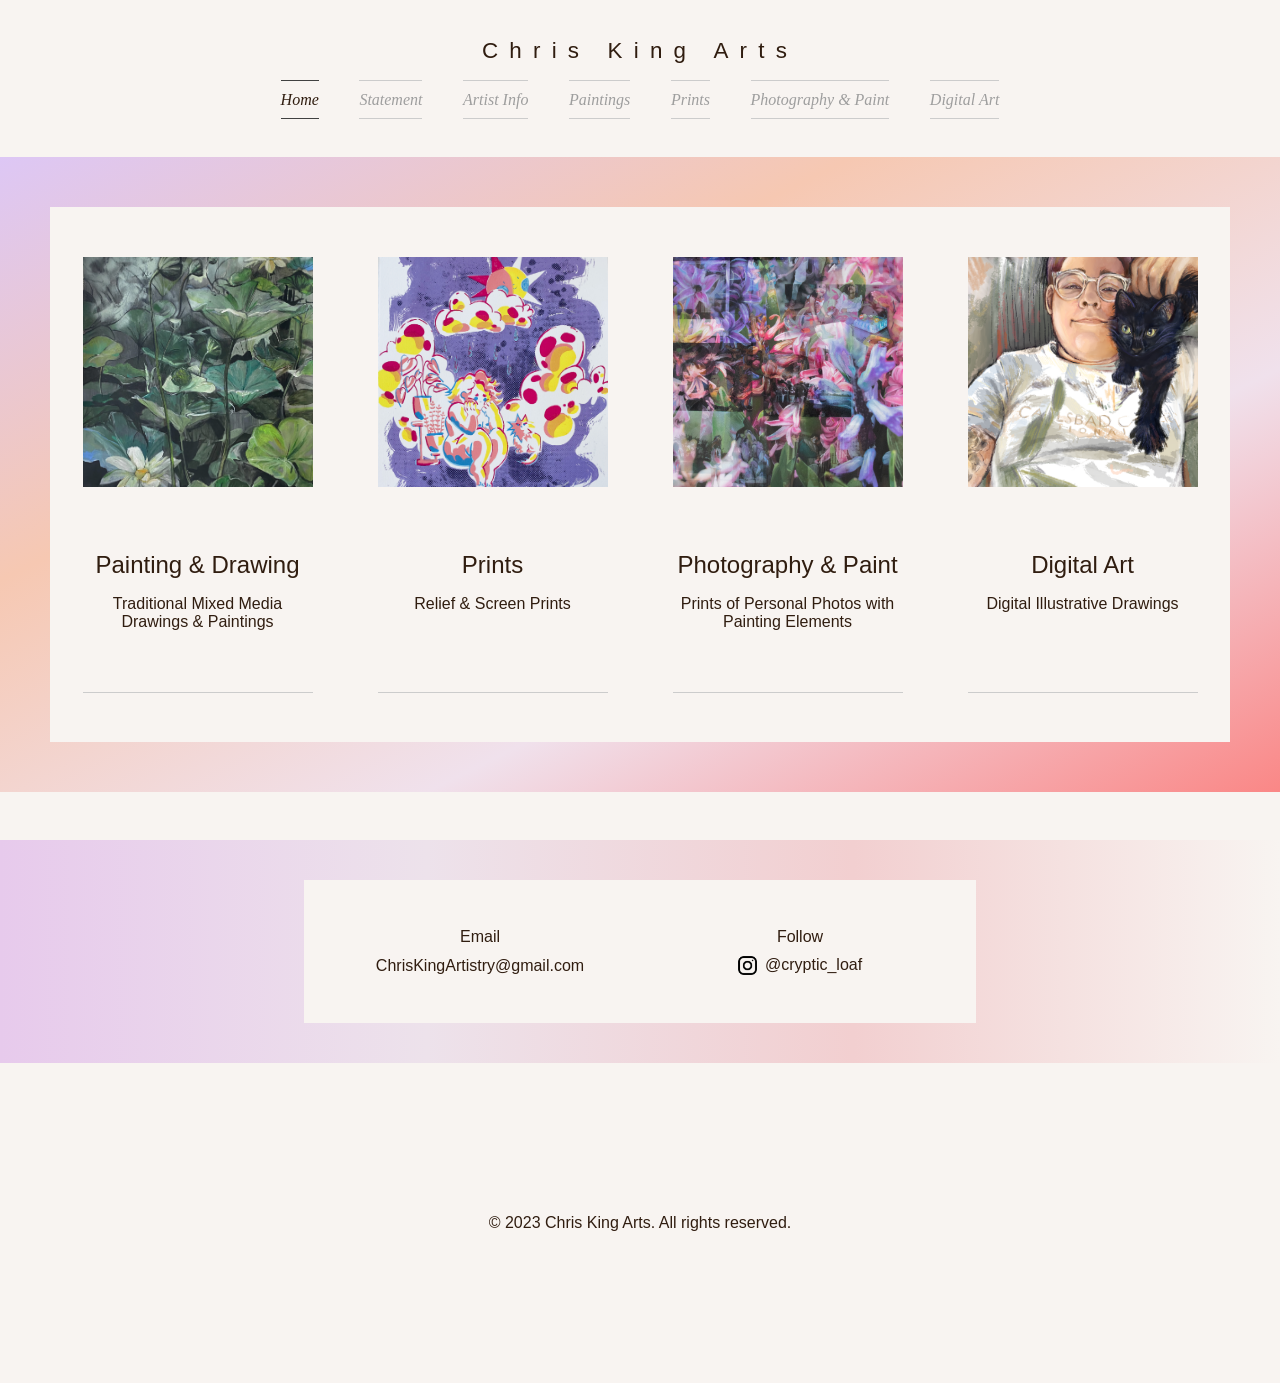
<file: index.html>
<!DOCTYPE html>
<html lang="en">
<head>
    <meta charset="UTF-8">
    <meta name="viewport" content="width=device-width, initial-scale=1.0">

    <title>Home | Chris King Arts</title>
    <link rel="icon" href="images/icons/CK-Logo-Clear-Background-png.png" type="image/x-icon">
    <link rel="stylesheet" href="css/styles.css">
    <link rel="stylesheet" href="css/base.css">
</head>
<body>
    
    <header id="header-temp"></header>

    <section class="main-border">
        <main>
            <a href="paintings.html">
                <img src="images/paintings/You-are-okay-2021-20x30-Gouache-Ink-Charcoal-Watercolor-Paper.jpg" alt="You are okay 2021 20x30 Gouache Ink Charcoal Watercolor Paper">
                <div>
                    <h2>Painting & Drawing</h2>
                    <p>Traditional Mixed Media Drawings & Paintings</p>
                </div>
            </a>
            <a href="prints.html">
                <img src="images/prints/Take-Care-2022-11x14-Screenprint-BFK-Paper-1-copy.jpg" alt="Take Care 2022 11x14 Screenprint BFK Paper">
                <div>
                    <h2>Prints</h2>
                    <p>Relief & Screen Prints</p>
                </div>
            </a>
            <a href="photography-paint.html">
                <img src="images/photos/Dear-Mom-2022-20x30-Photography-Gouache-DASS-BFK-Paper.jpg" alt="Dear Mom 2022 20x30 Photography Gouache DASS BFK Paper">
                <div>
                    <h2>Photography & Paint</h2>
                    <p>Prints of Personal Photos with Painting Elements</p>
                </div>
            </a>
            <a href="digital-art.html">
                <img src="images/digital-art/Sam-Portrait-with-Cat-Nyx.png" alt="Sam Portrait with Cat Nyx">
                <div>
                    <h2>Digital Art</h2>
                    <p>Digital Illustrative Drawings</p>
                </div>
            </a>
        </main>
    </section>

    <footer id="footer-temp"></footer>

</body>

<script src="js/base.js" type="module"></script>
<script src="js/menu.js" defer></script>

</html>
</file>
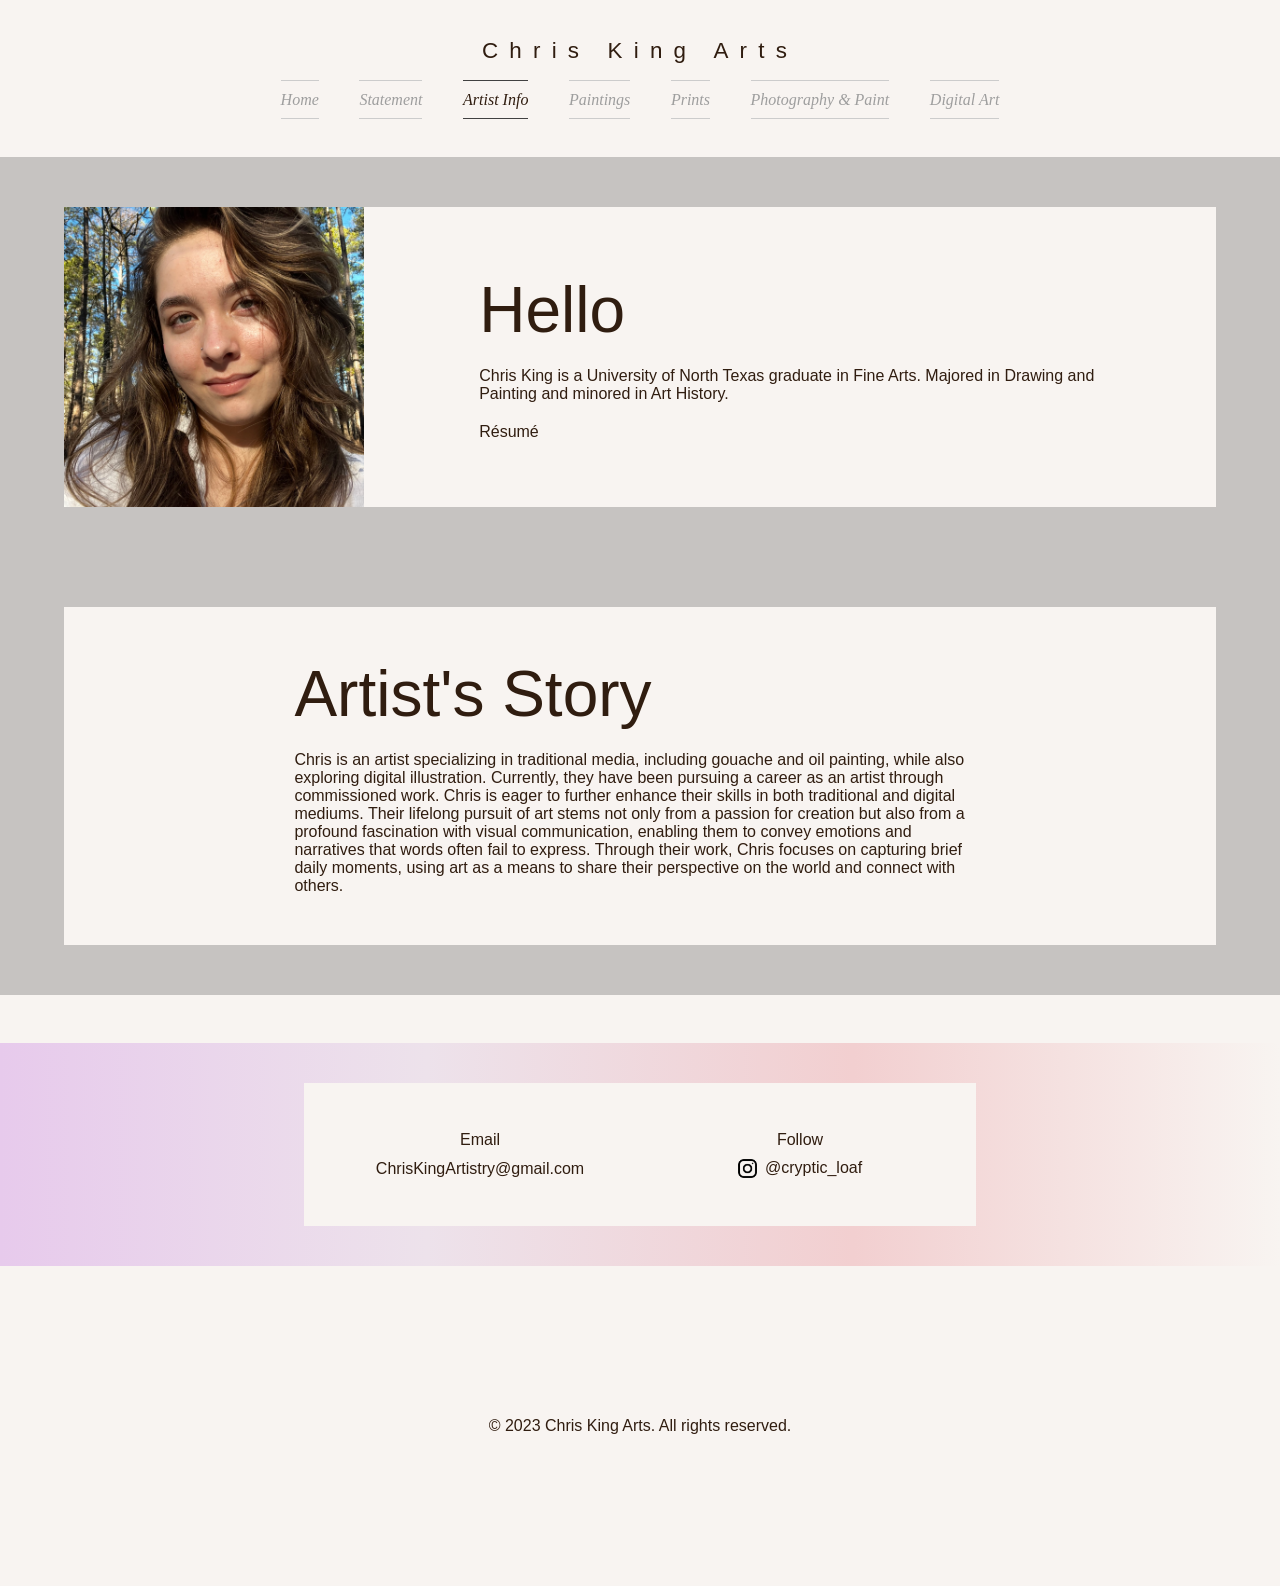
<file: artist-info.html>
<!DOCTYPE html>
<html lang="en">
<head>
    <meta charset="UTF-8">
    <meta name="viewport" content="width=device-width, initial-scale=1.0">

    <title>Artist Info | Chris King Arts</title>
    <link rel="icon" href="images/icons/CK-Logo-Clear-Background-png.png" type="image/x-icon">
    <link rel="stylesheet" href="css/artist-info.css">
    <link rel="stylesheet" href="css/base.css">
</head>
<body>
    
    <header id="header-temp"></header>

    <main>
        <section class="introduction">
            <img src="images/artist-info/Resume-Self-Pic.jpg" alt="Chris King Self Portrait">
            <div>
                <h1>Hello</h1>
                <p>
                    Chris King is a University of North Texas graduate in Fine Arts. 
                    Majored in Drawing and Painting and minored in Art History.
                </p>
                <a href="images/artist-info/Art-Resume-2026.pdf" target="_blank">Résumé</a>
            </div>
        </section>
        <section class="story">
            <h1>Artist's Story</h1>
            <p>
                Chris is an artist specializing in traditional media, 
                including gouache and oil painting, while also exploring digital 
                illustration. Currently, they have been pursuing a career as 
                an artist through commissioned work. Chris is eager to further 
                enhance their skills in both traditional and digital mediums. 
                Their lifelong pursuit of art stems not only from a passion for 
                creation but also from a profound fascination with visual communication, 
                enabling them to convey emotions and narratives that words 
                often fail to express. Through their work, Chris focuses on capturing 
                brief daily moments, using art as a means to share their perspective on 
                the world and connect with others.
            </p>
        </section>
    </main>

    <footer id="footer-temp"></footer>

</body>

<script src="js/base.js" type="module"></script>
<script src="js/menu.js" defer></script>

</html>
</file>
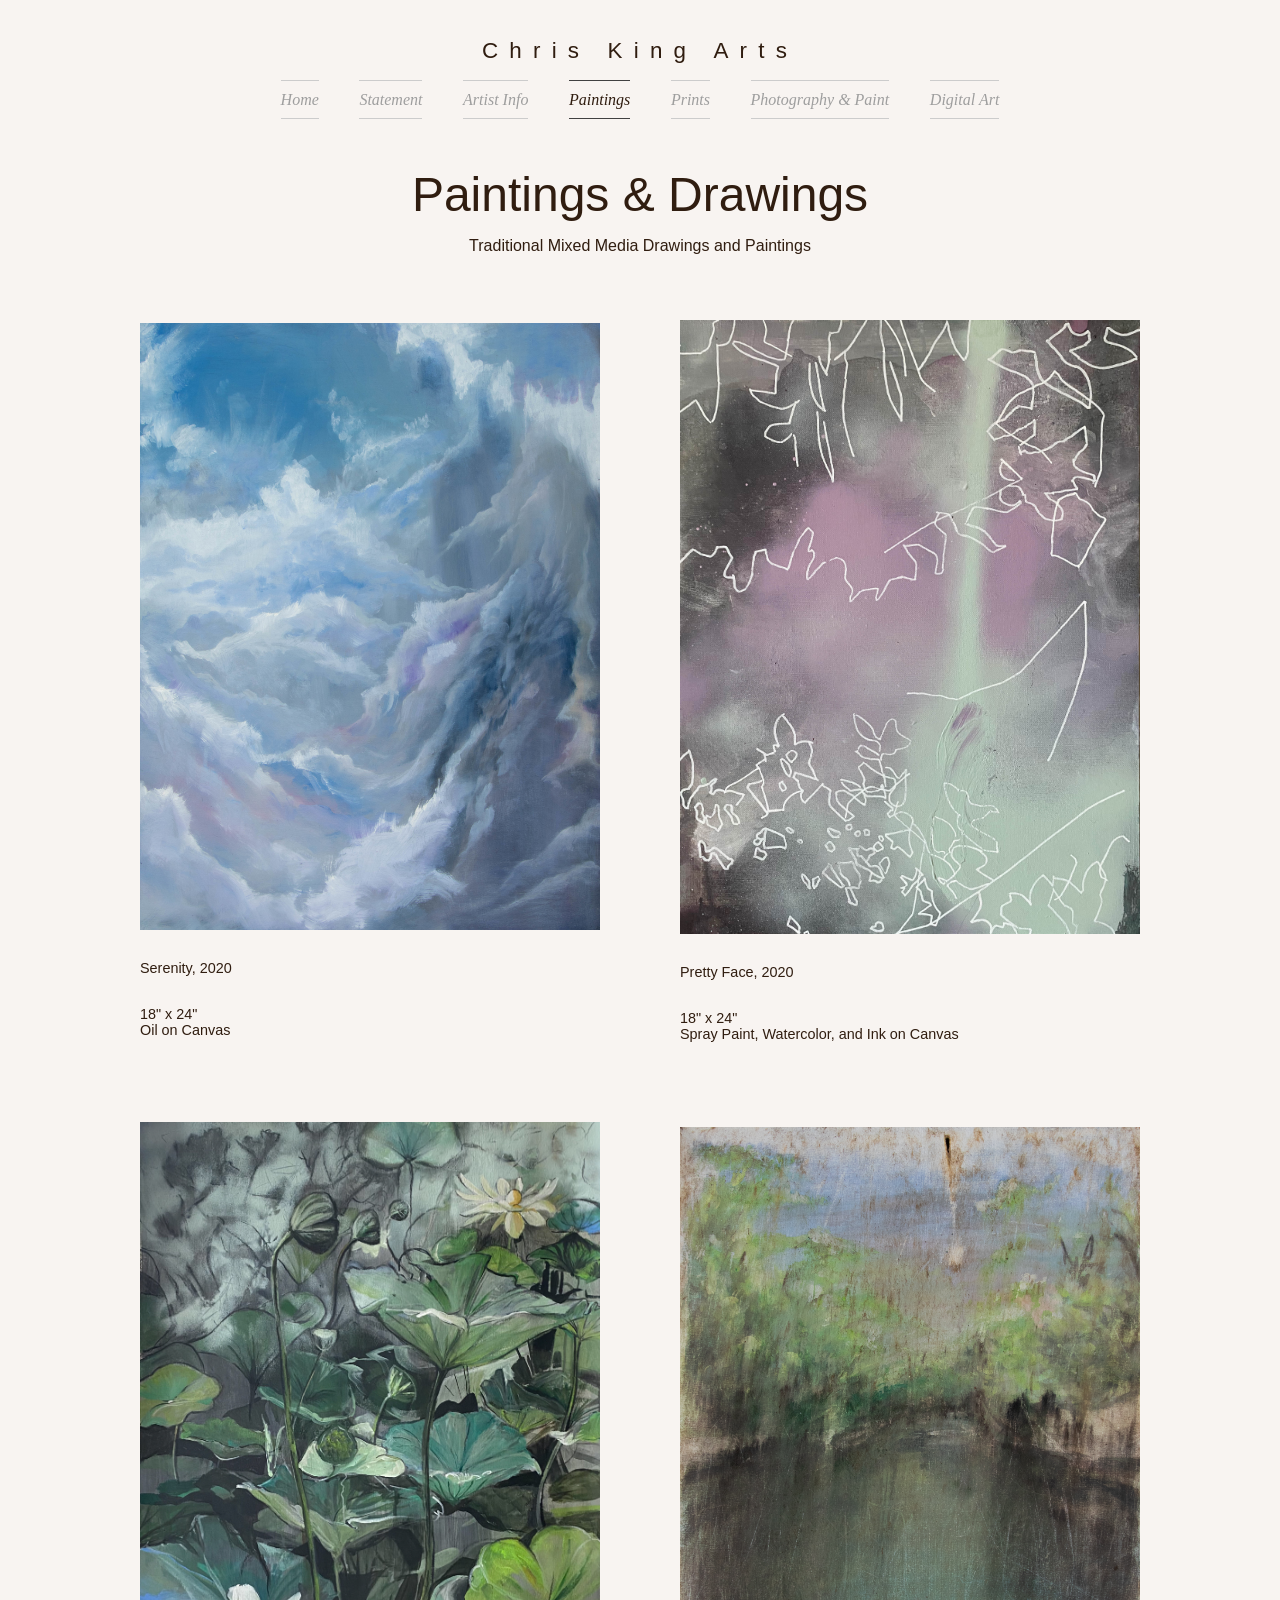
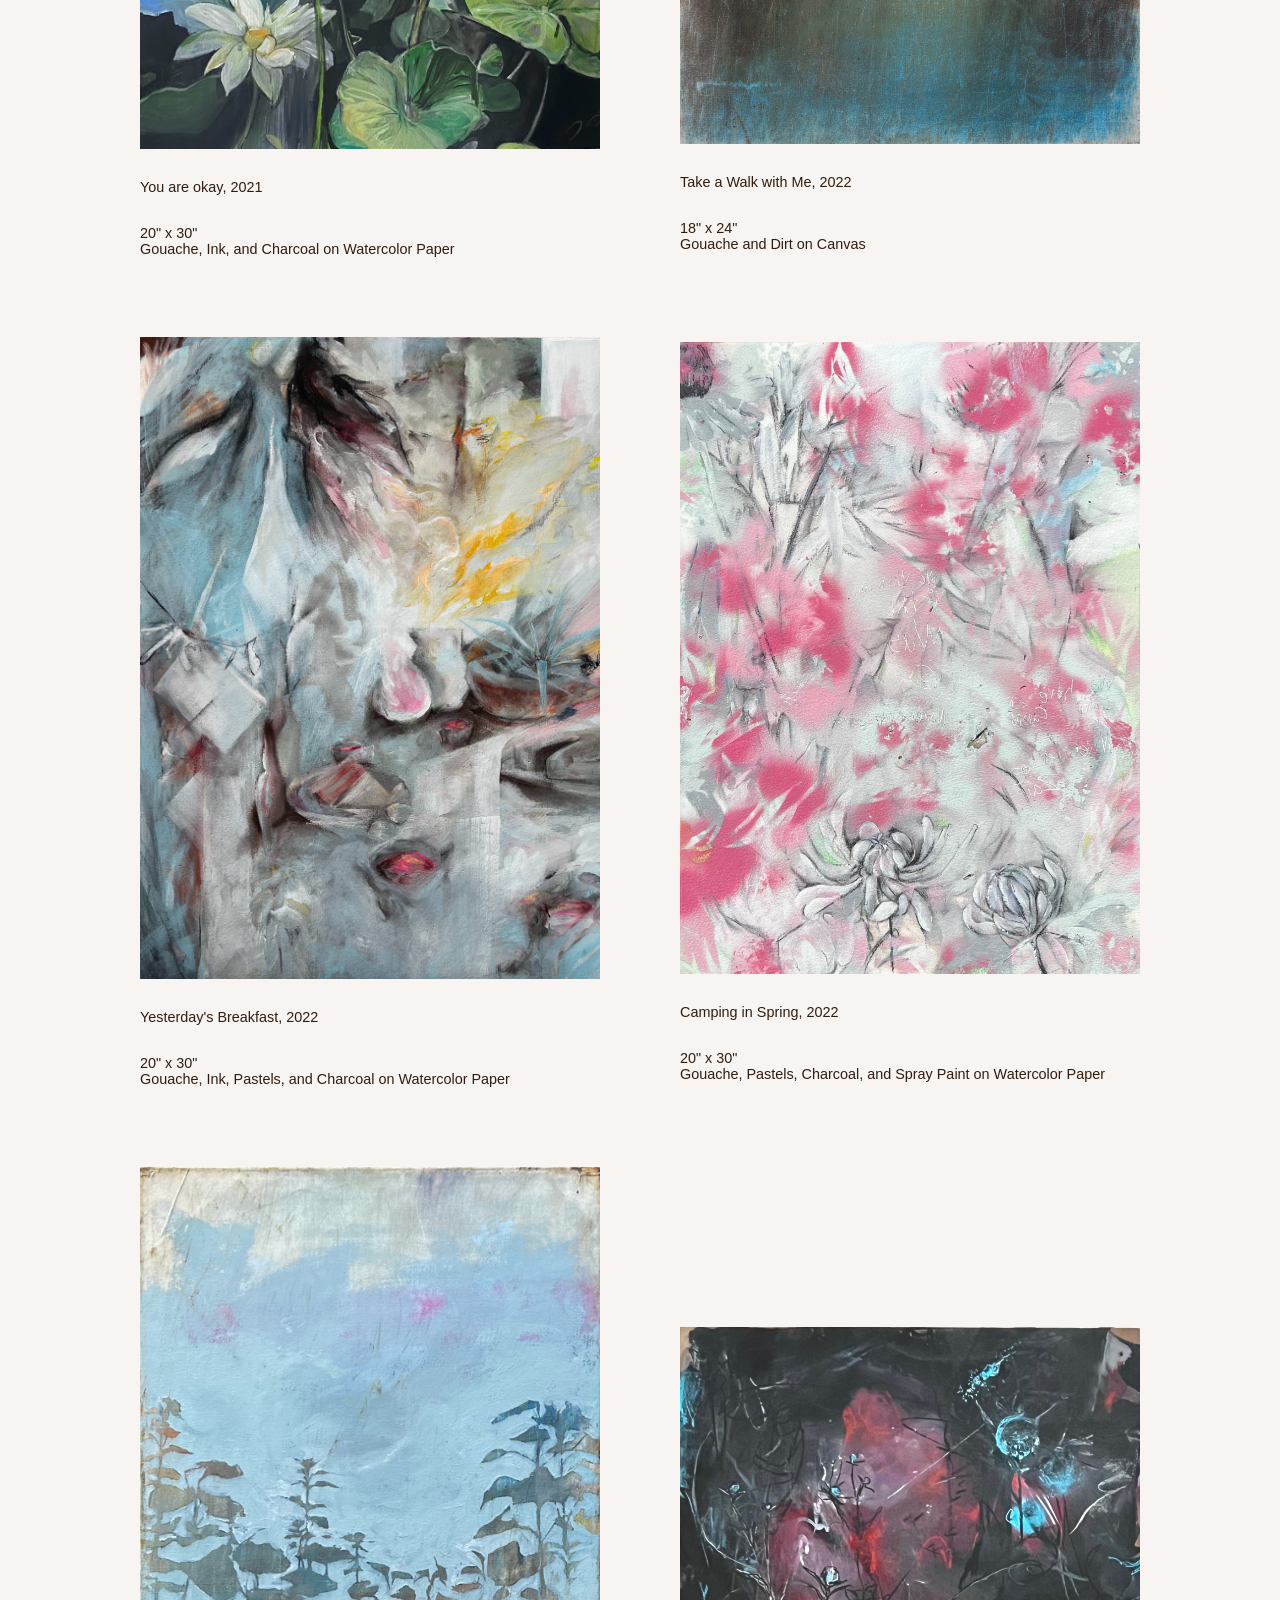
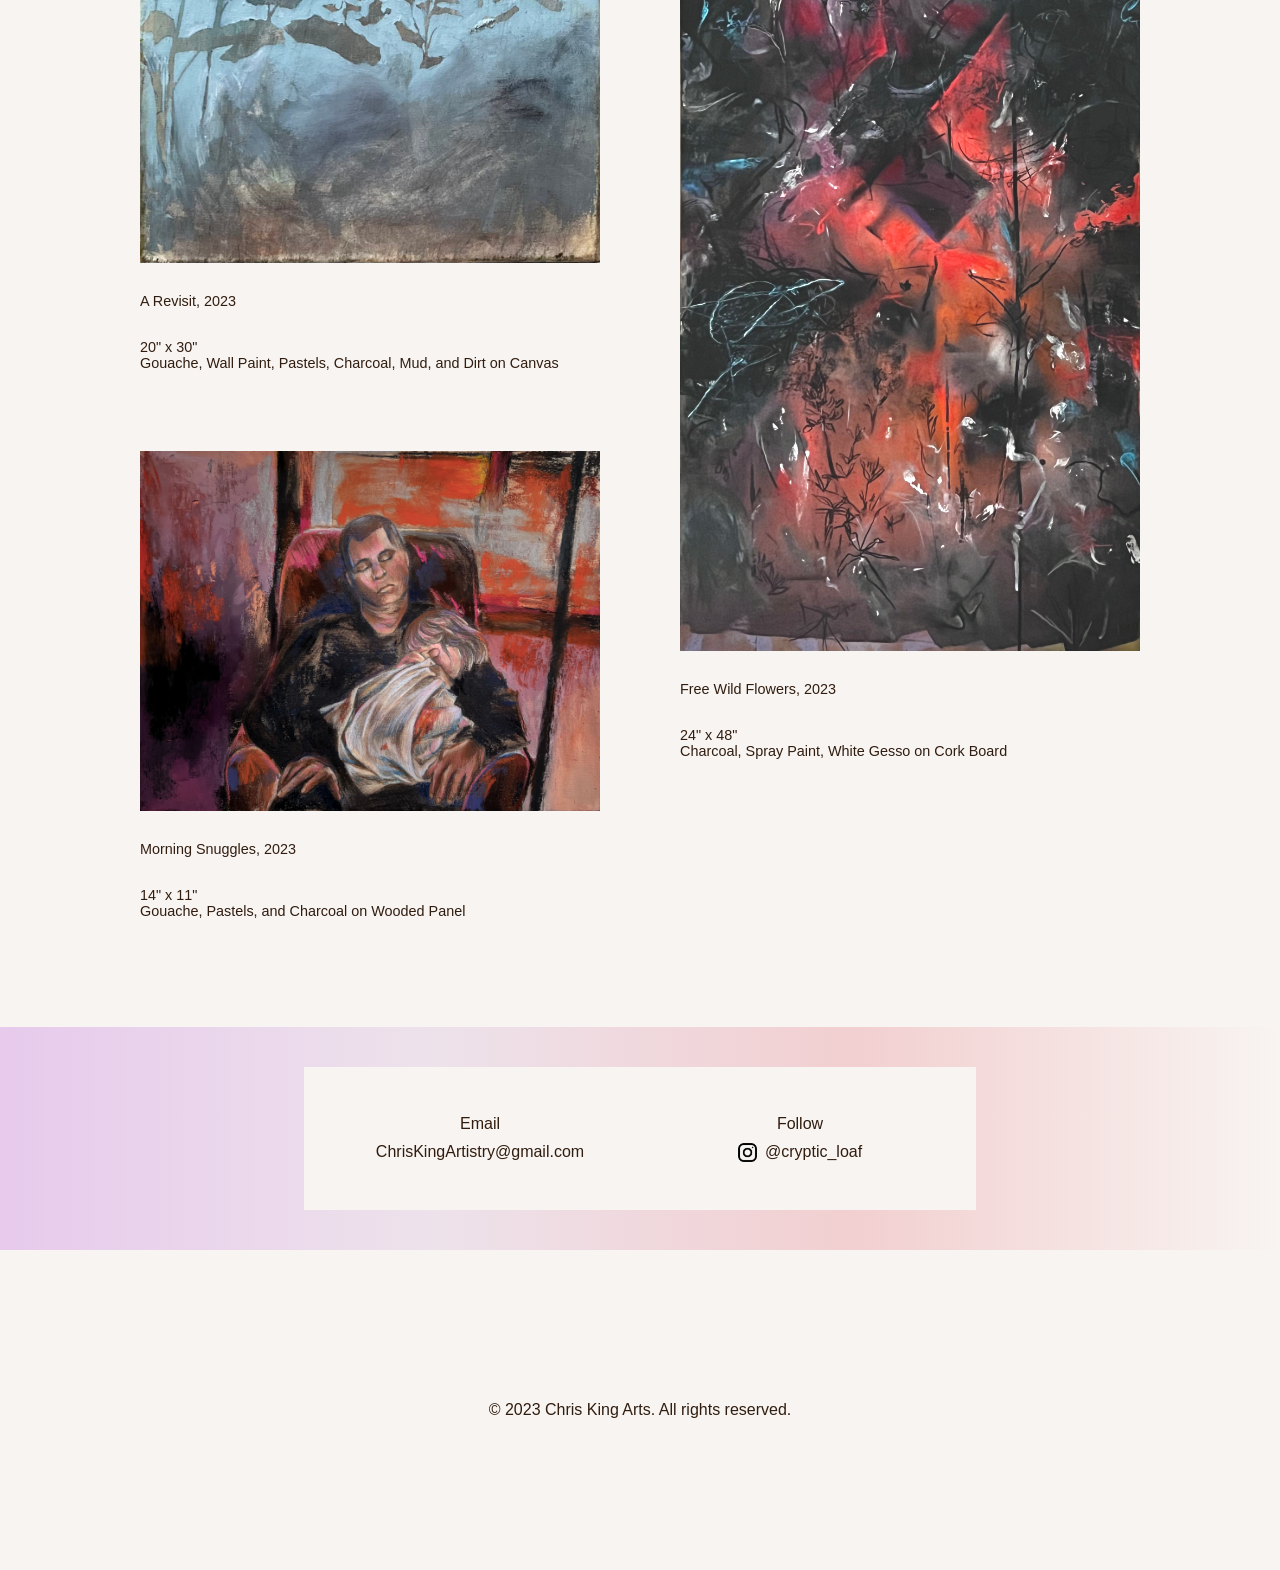
<file: paintings.html>
<!DOCTYPE html>
<html lang="en">
<head>
    <meta charset="UTF-8">
    <meta name="viewport" content="width=device-width, initial-scale=1.0">

    <title>Paintings | Chris King Arts</title>
    <link rel="icon" href="images/icons/CK-Logo-Clear-Background-png.png" type="image/x-icon">
    <link rel="stylesheet" href="css/paintings.css">
    <link rel="stylesheet" href="css/base.css">
</head>
<body>
    
    <header id="header-temp"></header>

    <main>
        <h1 class="main-title">Paintings & Drawings</h1>
        <p class="main-desc">Traditional Mixed Media Drawings and Paintings</p>
        <section class="paintings"></section>
    </main>

    <footer id="footer-temp"></footer>

</body>

<script src="js/base.js" type="module"></script>
<script src="js/menu.js" defer></script>
<script src="js/paintings.js"></script>

</html>
</file>
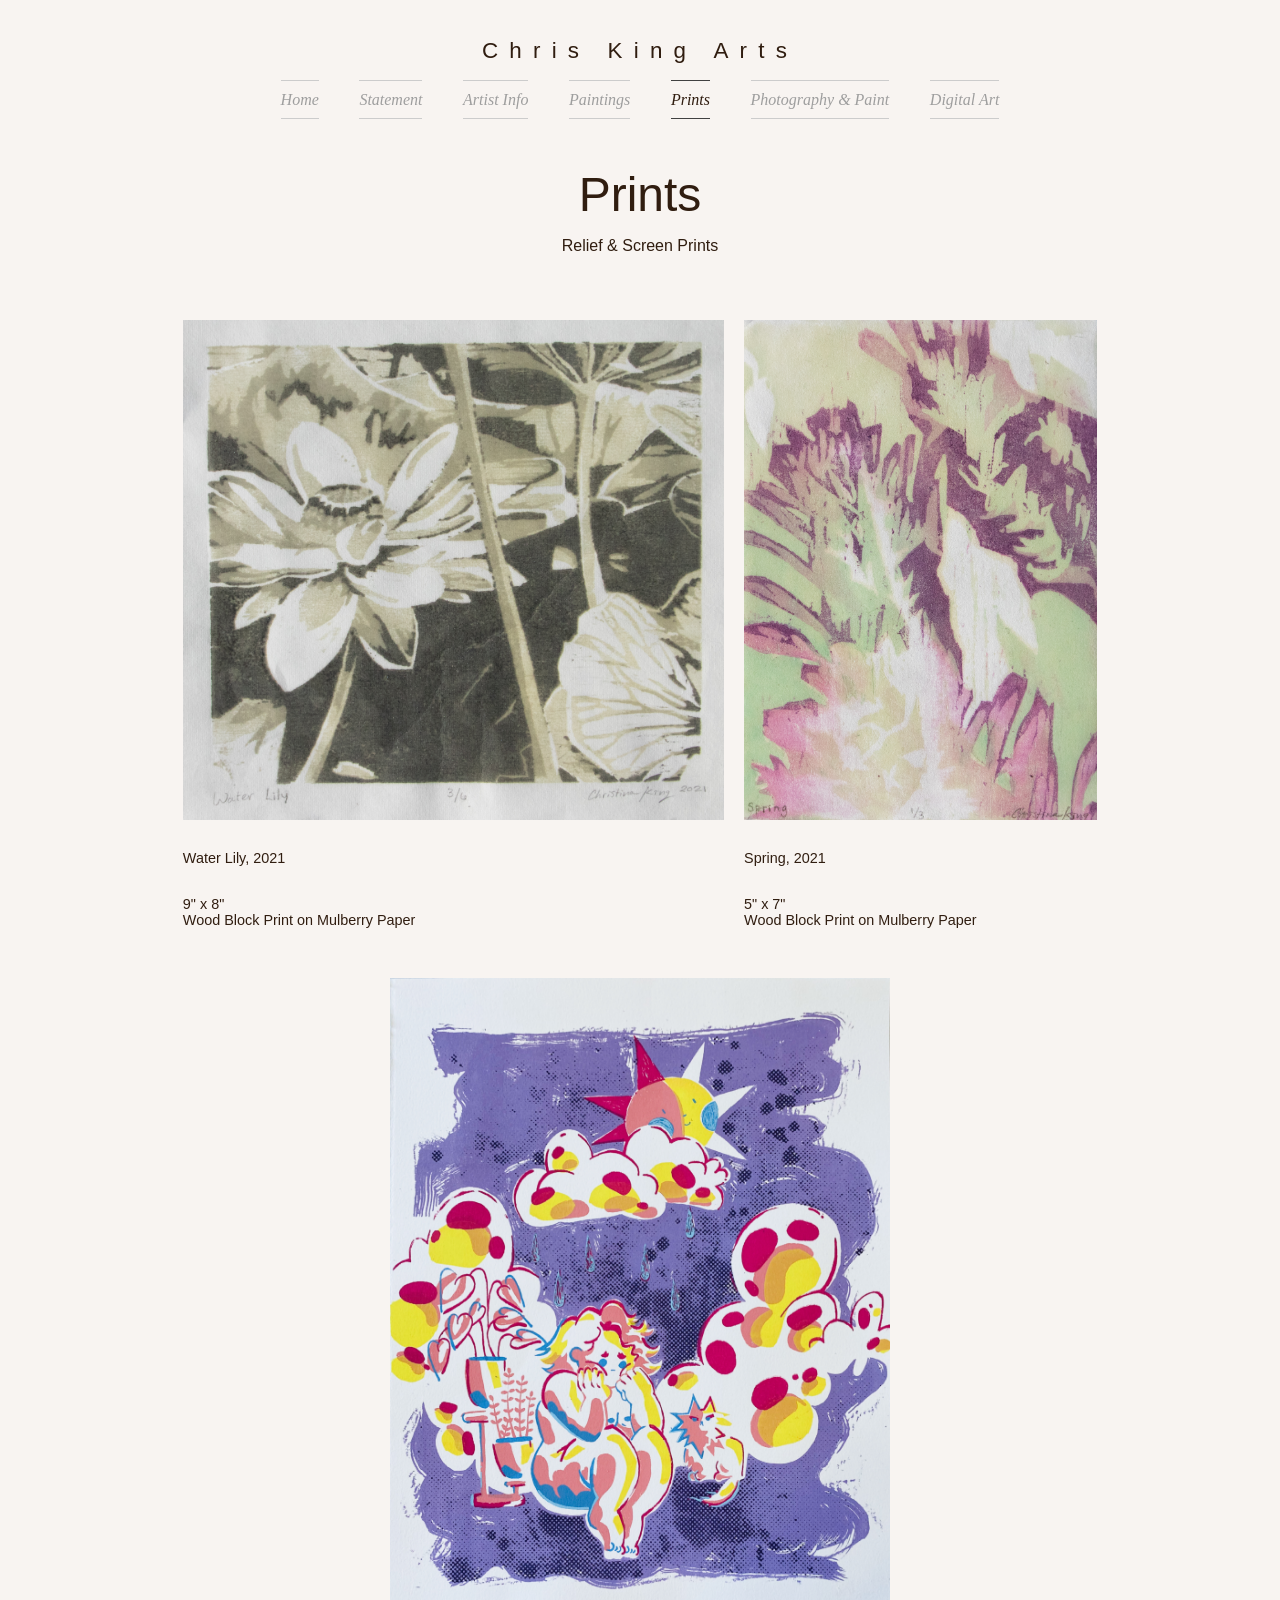
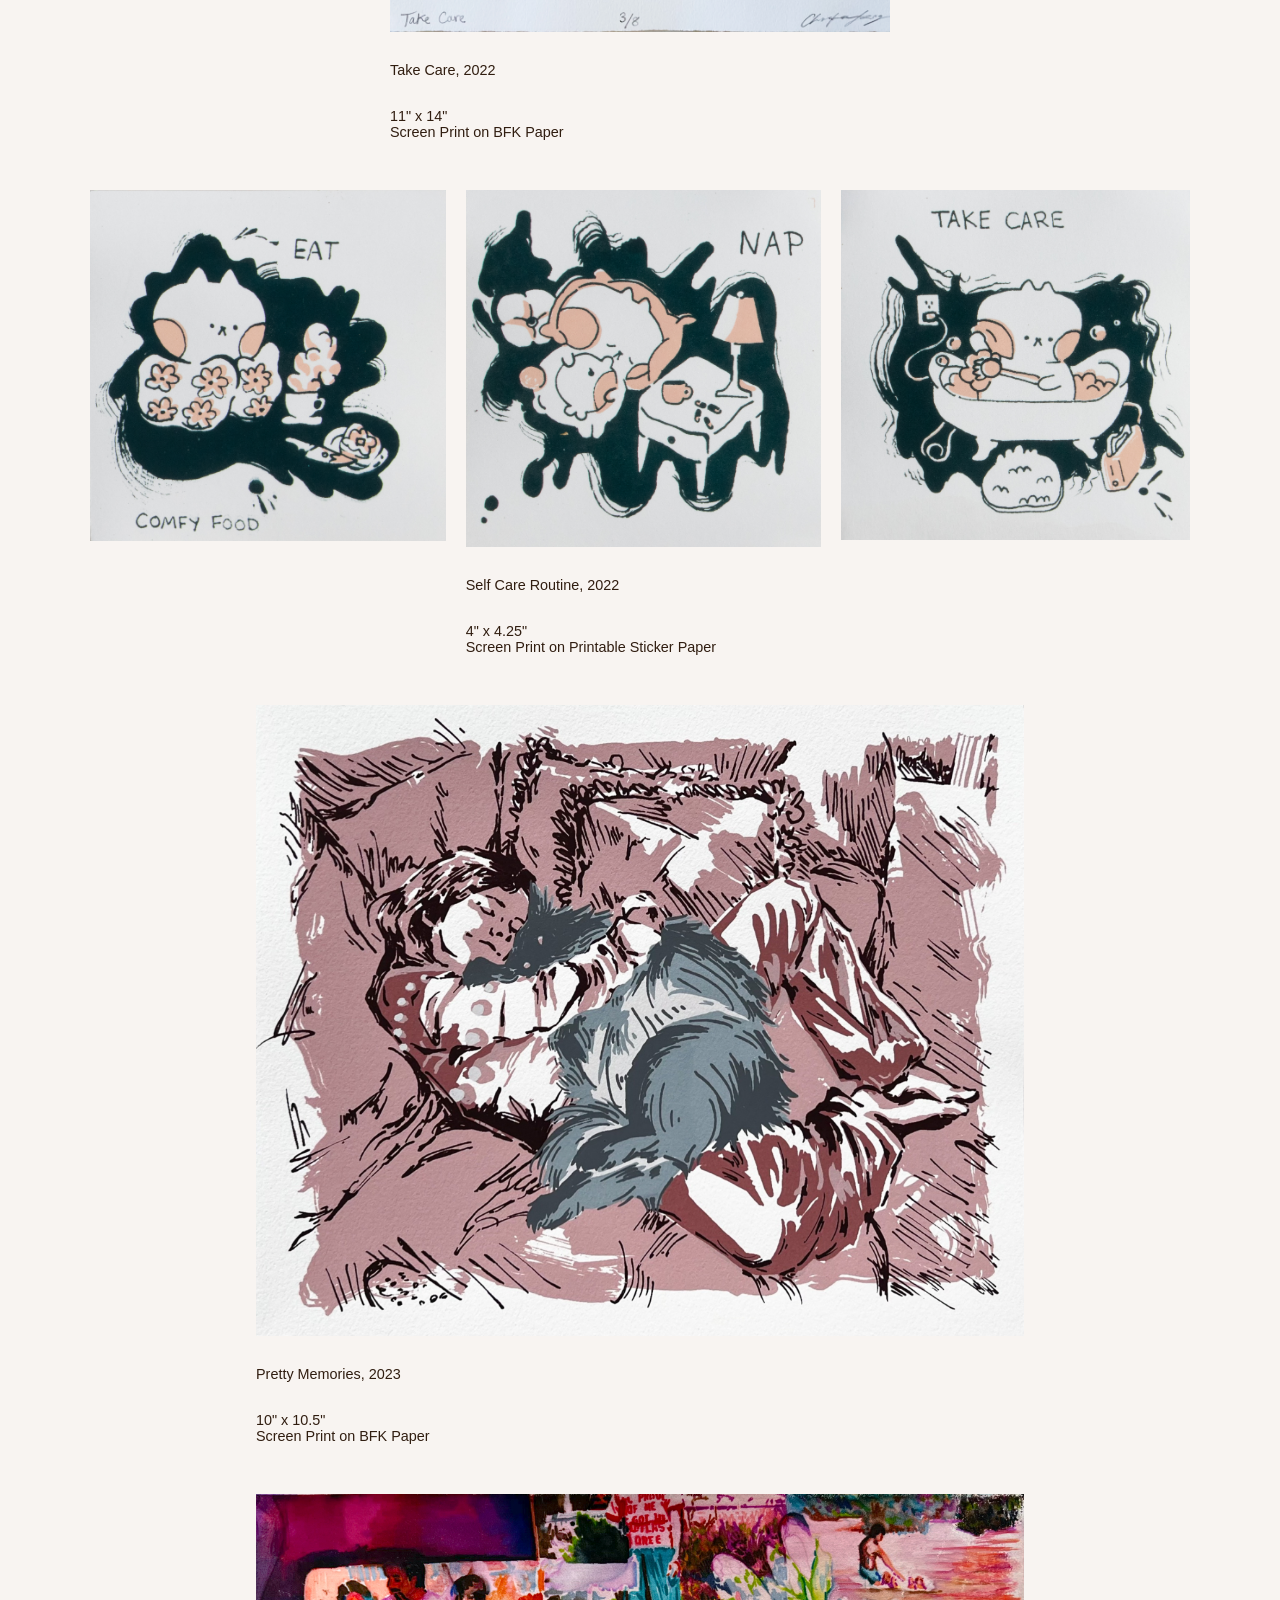
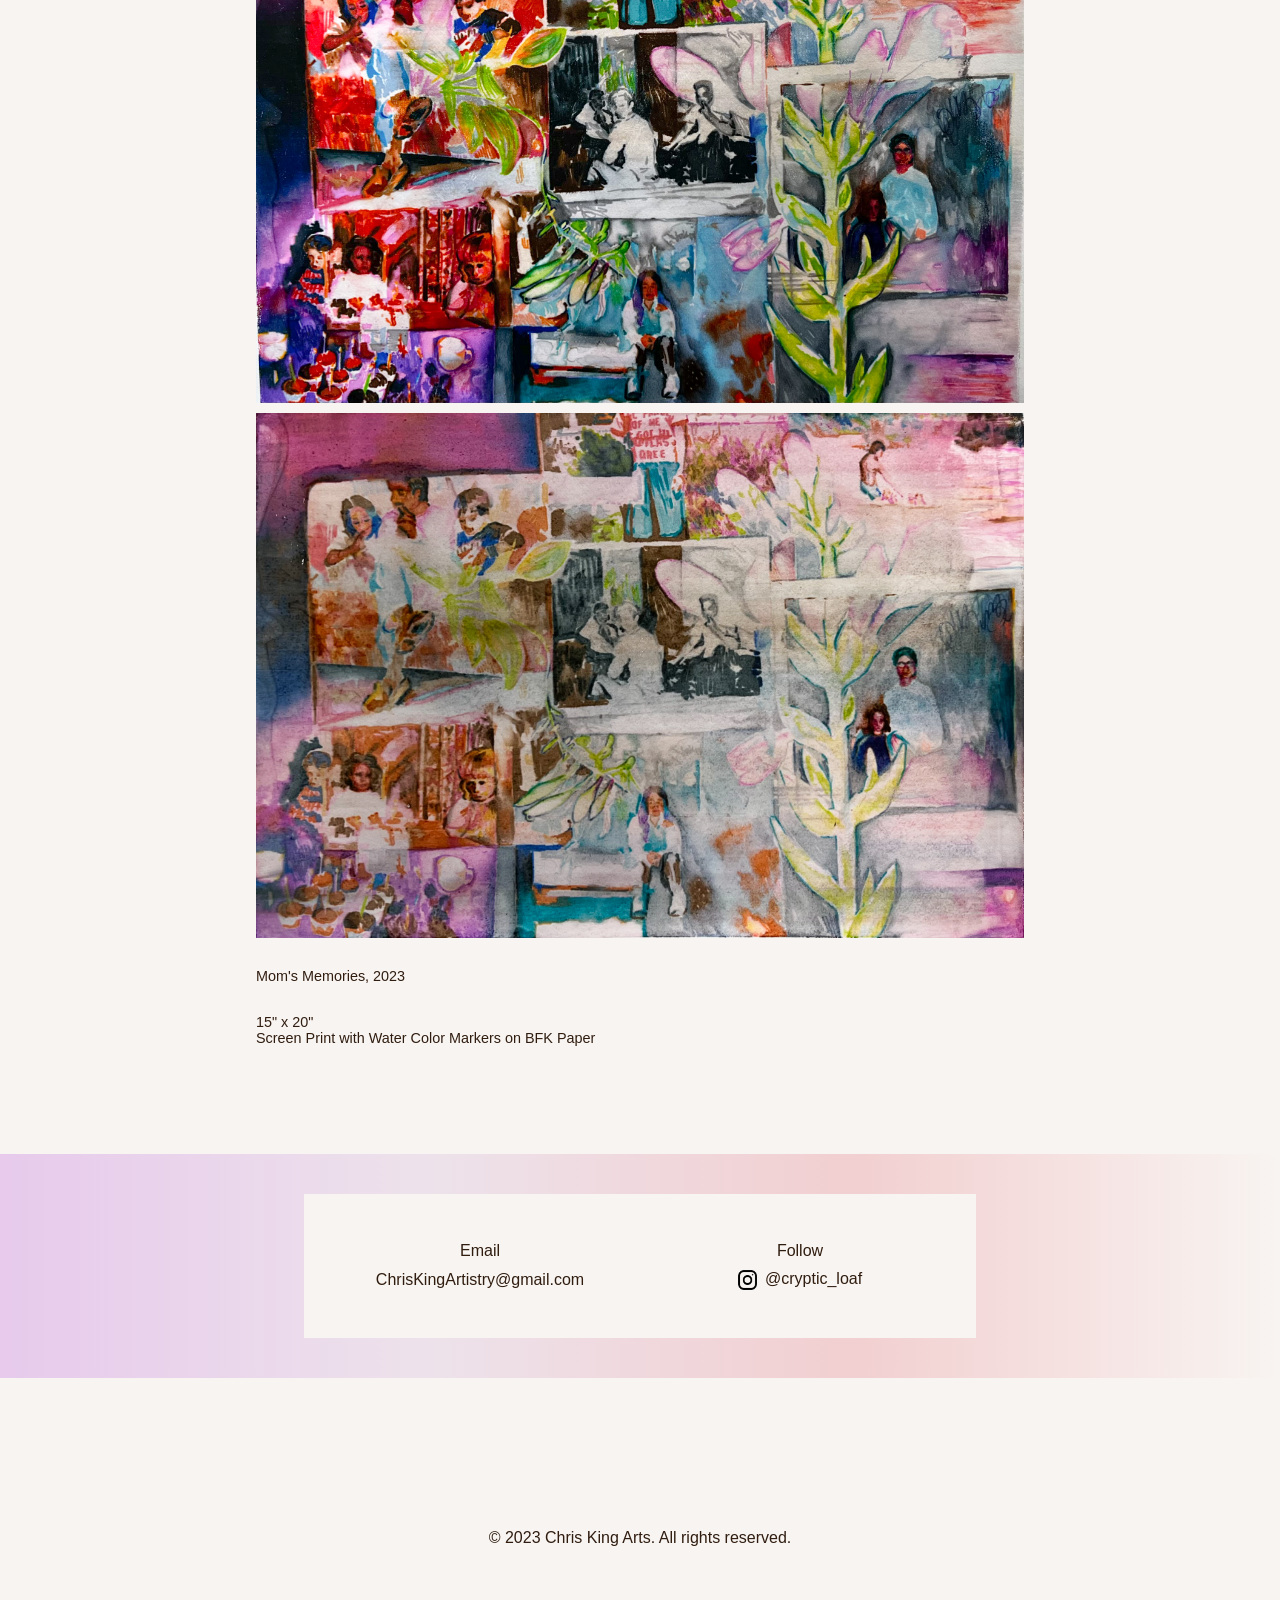
<file: prints.html>
<!DOCTYPE html>
<html lang="en">
<head>
    <meta charset="UTF-8">
    <meta name="viewport" content="width=device-width, initial-scale=1.0">

    <title>Prints | Chris King Arts</title>
    <link rel="icon" href="images/icons/CK-Logo-Clear-Background-png.png" type="image/x-icon">
    <link rel="stylesheet" href="css/prints.css">
    <link rel="stylesheet" href="css/base.css">
</head>
<body>
    
    <header id="header-temp"></header>

    <main>
        <h1 class="main-title">Prints</h1>
        <p class="main-desc">Relief & Screen Prints</p>
        <section class="prints">
        </section>
    </main>

    <footer id="footer-temp"></footer>

</body>

<script src="js/base.js" type="module"></script>
<script src="js/menu.js" defer></script>
<script src="js/prints.js"></script>

</html>
</file>
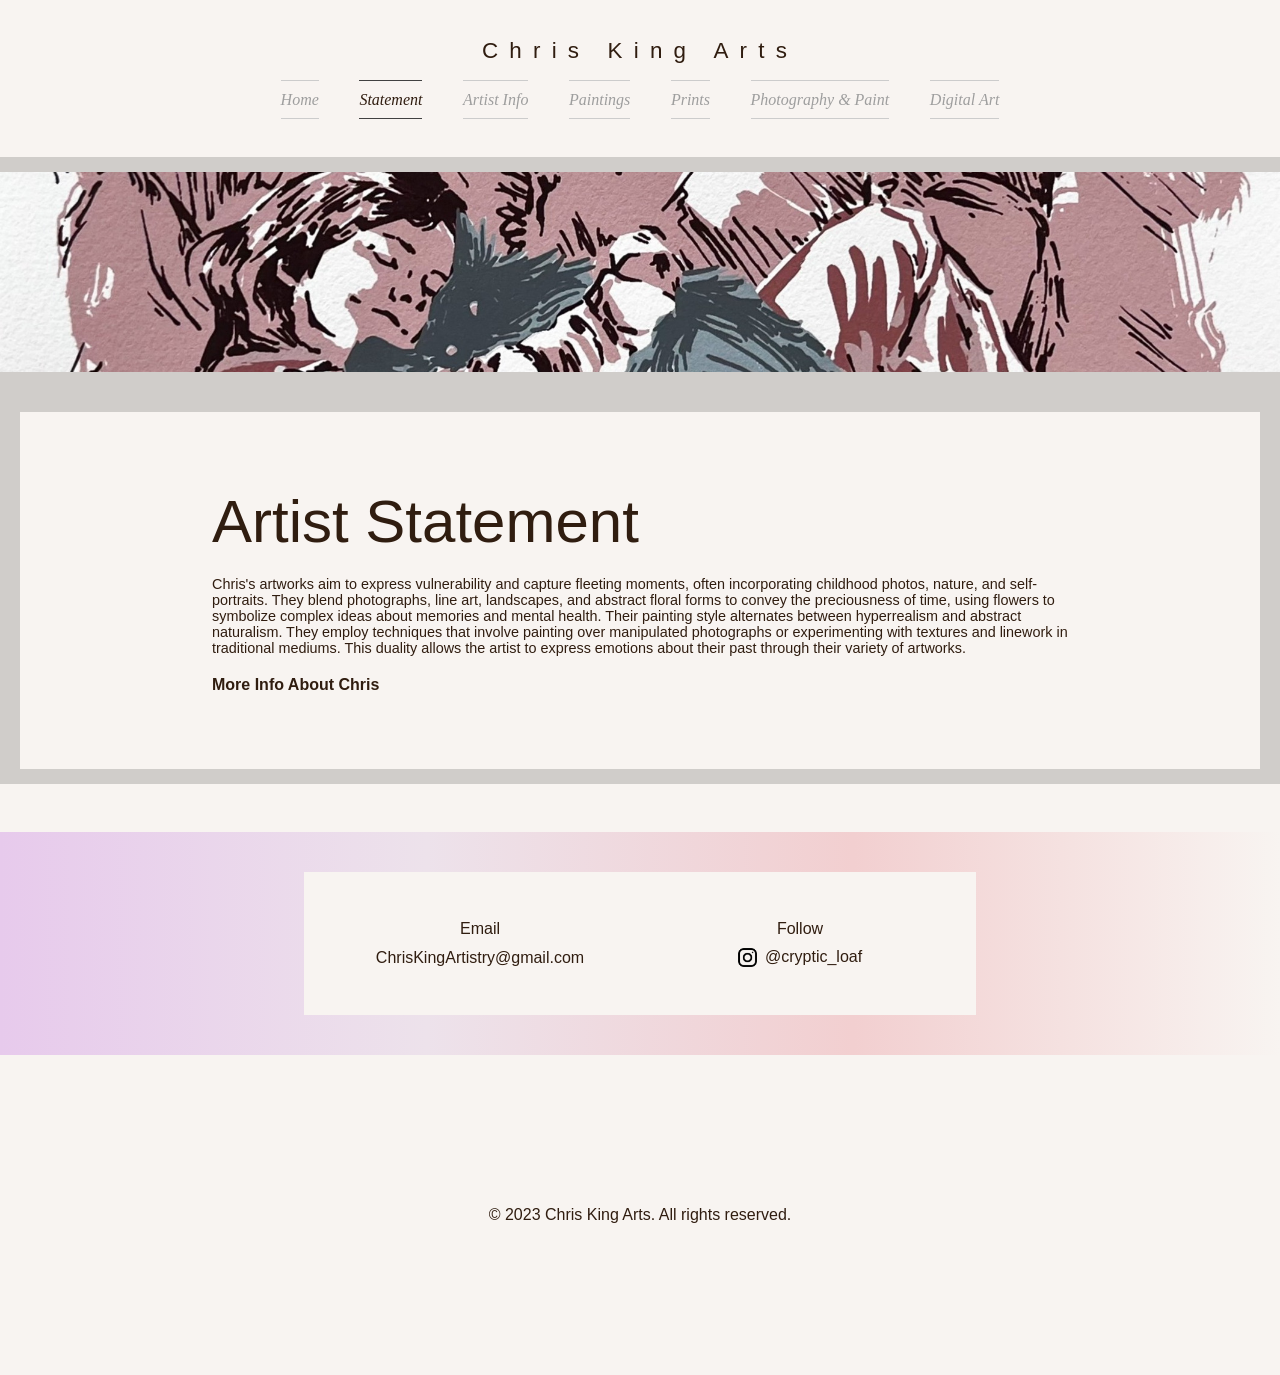
<file: statement.html>
<!DOCTYPE html>
<html lang="en">
<head>
    <meta charset="UTF-8">
    <meta name="viewport" content="width=device-width, initial-scale=1.0">

    <title>Statement | Chris King Arts</title>
    <link rel="icon" href="images/icons/CK-Logo-Clear-Background-png.png" type="image/x-icon">
    <link rel="stylesheet" href="css/statement.css">
    <link rel="stylesheet" href="css/base.css">
</head>
<body>
    
    <header id="header-temp"></header>

    <main>
        <img src="images/prints/Pretty-Memories-2023-10x10.5-Screenprint-BFK-Paper-1-copy.jpg" alt="Pretty Memories 2023 10x10.5 Screenprint BFK Paper">
        <section>
            <h1>Artist Statement</h1>
            <p>
                Chris's artworks aim to express vulnerability and capture fleeting moments, 
                often incorporating childhood photos, nature, and self-portraits. 
                They blend photographs, line art, landscapes, and abstract floral forms to 
                convey the preciousness of time, using flowers to symbolize complex ideas 
                about memories and mental health. Their painting style alternates between 
                hyperrealism and abstract naturalism. They employ techniques that involve 
                painting over manipulated photographs or experimenting with textures and 
                linework in traditional mediums. This duality allows the artist to express 
                emotions about their past through their variety of artworks.
            </p>
            <a href="artist-info.html">More Info About Chris</a>
        </section>
    </main>

    <footer id="footer-temp"></footer>

</body>

<script src="js/base.js" type="module"></script>
<script src="js/menu.js" defer></script>

</html>
</file>
<file: css/styles.css>
.main-border {
    display: flex;
    padding: 50px;

    background-image: linear-gradient(to bottom right,
    rgb(221, 199, 245),
    rgb(246, 200, 178),
    rgb(240, 225, 236),
    rgb(250, 135, 134));
}
main {
    display: flex;
    justify-content: space-around;
    width: 100%;
    padding: 50px 0;
}
main a {
    width: max(15vw, 230px);
    height: 100%;
    border-bottom: 1px solid var(--border-color-unfocused);
    transition: 0.5s;
}
main a:hover {
    border-bottom: 1px solid var(--border-color);
}
main img {
    aspect-ratio: 1/1;
    width: max(15vw, 230px);
    object-fit: cover;
}
main div {
    display: flex;
    flex-direction: column;
    row-gap: 1rem;
    background-color: transparent;
    height: 50%;
    margin: 60px 0;
    text-align: center;
}
main h2 {
    font-weight: 100;
}

@media screen and (max-width: 1150px) {
    .main-border {
        padding: 50px 5%;
    }
    main {
        flex-direction: column;
        row-gap: 20px;
        padding: 10px;
    }
    main a {
        display: flex;
        flex-direction: row;
        width: 100%;
        padding: 10px;
        box-sizing: border-box;
    }
    main div {
        width: 100%;
    }
}
@media screen and (max-width: 640px) {
    main a {
        flex-direction: column;
        align-items: center;
    }
}
</file>
<file: css/base.css>
a:link, a:visited {
    color: var(--text-color);
    text-decoration: none;
    cursor: pointer;
}

:root {
    --background-color: rgb(248, 244, 241);
    --text-color: rgb(48, 29, 16);
    --border-color: rgb(65, 65, 65);

    --text-color-unfocused: rgb(158, 158, 158);
    --border-color-unfocused: rgb(204, 204, 204);
}

* {
    margin: 0;
    padding: 0;

    background-color: var(--background-color);
    color: var(--text-color);
    border-color: var(--border-color);

    font-family: 'Lucida Sans', 'Lucida Sans Regular', 'Lucida Grande', 'Lucida Sans Unicode', Geneva, Verdana, sans-serif
}

header {
    display: flex;
    flex-direction: column;
    justify-content: center;
    height: 125px;
    row-gap: 1rem;
    padding: 1rem;
}
header h1 {
    font-size: 1.4rem;
    font-weight: 100;
    letter-spacing: 0.7rem;
    text-align: center;
}
nav {
    display: flex;
    flex-direction: row;
    justify-content: space-evenly;
    align-self: center;
    width: 50rem;
}
a.nav-button:link,
a.nav-button:visited {
    font-family:Cambria, Cochin, Georgia, Times, 'Times New Roman', serif;
    font-style: italic;
    border-top: 1px solid var(--border-color-unfocused);
    border-bottom: 1px solid var(--border-color-unfocused);
    padding: 0.6rem 0;
    color: var(--text-color-unfocused);

    transition: 0.5s;
}
a.nav-button:link:hover,
a.nav-button:visited:hover {
    color: var(--text-color);
    border-top: 1px solid var(--border-color);
    border-bottom: 1px solid var(--border-color);
}
a.active:link,
a.active:visited {
    color: var(--text-color);
    border-top: 1px solid var(--border-color);
    border-bottom: 1px solid var(--border-color);
}
.nav-menu-button {
    display: none;
    position: fixed;
    top: 10px;
    right: 10px;
    cursor: pointer;
    border: none;
    background-color: transparent;
    z-index: 1000;
}
.nav-menu-button div {
    border: 1px solid gray;
    width: 30px;
    transition: 0.5s;
    transform-origin: center;
}
.nav-menu-button.active #line1 {
    transform: translateY(14px) rotate(45deg);
}
.nav-menu-button.active #line2 {
    opacity: 0;
}
.nav-menu-button.active #line3 {
    transform: translateY(-14px) rotate(-45deg);
}
.menu {
    display: flex;
    flex-direction: column;
    height: 100%;
    width: 50%;
    align-items: center;
    justify-content: space-evenly;
    position: fixed;
    top: 0;
    right: -100%;
    transition: 0.5s;
    z-index: 900;
    background-color: rgba(223, 199, 240, 0.5);
    backdrop-filter: blur(10px);
}
.menu a {
    display: flex;
    align-items: center;
    background-color: transparent;
    color: rgba(48, 29, 16, 0.6);
    transition: 0.5s;
    height: 100%;
    width: 80%;
    border-bottom: 1px solid transparent;
}
.menu a:hover {
    border-color: var(--border-color);
}
.menu.active {
    right: 0;
}
.site-dimmer {
    position: fixed;
    top: 0;
    left: 0;
    width: 100%;
    height: 100%;
    background-color: transparent;
    transition: 0.5s;
    z-index: -1000;
}
.site-dimmer.active {
    z-index: 800;
    background-color: rgba(0, 0, 0, 0.25);
    backdrop-filter: blur(2px);
}
body.menu-open {
    overflow: hidden;
}
.menu a.active-menu-button {
    font-weight: bold;
    border-bottom: 5px solid;
    border-image: linear-gradient(to right, 
    rgb(249, 143, 143), 
    rgb(233, 209, 236),
    rgb(248, 244, 241)) 1;
}

.media-border {
    display: flex;
    margin-top: 3rem;
    padding: 40px 0;
    justify-content: center;
    background-image: linear-gradient(to right,
    rgb(231, 202, 236),
    rgb(237, 226, 235),
    rgb(242, 207, 208),
    rgb(248, 244, 241));
}
.media {
    display: grid;
    grid-template-columns: 1fr 1fr;
    width: min(50%, 920px);
    min-width: 420px;
    height: 100%;

    justify-items: center;
    align-items: center;
    padding: 3rem 1rem;
    row-gap: 10px
}
.instagram-link {
    display: flex;
    flex-direction: row;
    column-gap: 0.5rem;
}
.media a:hover {
    border-bottom: 1px solid var(--border-color);
}
.footer-icon {
    aspect-ratio: 1/1;
    width: 1.2rem;
}
.copyright {
    display: flex;
    justify-content: center;
    align-items: center;
    height: 20rem;
}

@media screen and (max-width: 800px) {
    nav {
        display: none;
    }
    .nav-menu-button {
        display: flex;
        flex-direction: column;
        justify-content: space-between;
        height: 30px;
    }
    .copyright {
        height: 10rem;
    }
}
@media screen and (max-width: 510px) {
    .media {
        display: flex;
        flex-direction: column;
        min-width: 0;
        width: 80%;
        padding: 2rem 1rem;
    }
    #email-label {
        order: 0;
    }
    #email {
        order: 1;
        margin-bottom: 20px;
    }
    #follow-label {
        order: 2;
    }
    #insta {
        order: 3;
    }
}
</file>
<file: css/artist-info.css>
main {
    background-color: rgb(198, 195, 193);
    padding: 50px 5vw;
    display: flex;
    flex-direction: column;
    row-gap: 100px;
}
.introduction {
    display: flex;
    flex-direction: row;
    height: 300px;
}
.introduction img {
    width: 300px;
    aspect-ratio: 1 / 1;
    object-fit: cover;
}
.introduction div {
    display: flex;
    flex-direction: column;
    row-gap: 20px;
    padding: 0 10%;
    box-sizing: border-box;
    align-self: center;
}
h1 {
    font-size: clamp(40px, 5vw, 70px);
    font-weight: 100;
}
.introduction a {
    align-self: start;
}
.introduction a:hover {
    border-bottom: 1px solid var(--border-color);
    font-weight: bold;
}
.story {
    display: flex;
    flex-direction: column;
    align-items: center;
    row-gap: 20px;
    padding: 50px 20%;
}
.story h1 {
    align-self: start;
}

@media screen and (max-width: 800px) {
    main {
        row-gap: 20px;
    }
    .introduction {
        flex-direction: column;
        height: auto;
        padding: 20px 0;
        row-gap: 20px;
    }
    .introduction img {
        align-self: center;
        aspect-ratio: 1 / 1;
        height: 300px;
        object-position: center 40%;
    }
    .story {
        padding: 50px;
    }
}
</file>
<file: css/paintings.css>
main {
    display: flex;
    flex-direction: column;
    align-items: center;
    padding: 10px 0;
    row-gap: 15px;
}
.main-title {
    text-align: center;
    font-weight: 100;
    font-size: clamp(35px, 5vw, 3em);
}
.main-desc {
    text-align: center;
}
.paintings {
    display: grid;
    justify-items: center;
    align-items: center;
    grid-template-columns: 1fr 1fr;
    column-gap: 80px;
    row-gap: 80px;
    padding: 50px 50px;
    width: 1000px;
}
.paintings div {
    display: flex;
    flex-direction: column;
    row-gap: 30px;
}
.paintings p {
    font-size: 0.9em;
}
.paintings img {
    width: 100%;
}

.free-wild-flowers {
    grid-row: span 2;
}

@media screen and (max-width: 1100px) {
    .paintings {
        display: flex;
        flex-direction: column;
        width: 60%;
    }
}
</file>
<file: css/prints.css>
main {
    display: flex;
    flex-direction: column;
    align-items: center;
    padding: 10px 0;
    row-gap: 15px;
}
.main-title {
    text-align: center;
    font-weight: 100;
    font-size: clamp(35px, 5vw, 3em);
}
.main-desc {
    text-align: center;
}
.prints {
    display: flex;
    flex-direction: column;
    align-items: center;
    width: 1100px;
    row-gap: 50px;
    margin: 50px 0;
}
.prints section {
    display: flex;
    flex-direction: row;
    column-gap: 20px;
}
.prints div {
    display: flex;
    flex-direction: column;
    row-gap: 30px;
    height: 100%;
    max-width: min(800px, 60vw);
}
.prints p {
    font-size: 0.9em;
}
.prints img {
    object-fit: contain;
    width: 100%;
}

.row1 img {
    max-height: 500px;
}
.take-care {
    width: 500px;
}
.pretty-memories,
.mom-s-memories {
    max-width: 800px;
}
.row3 :nth-child(odd) p {
    display: none;
}
.prints .row5 {
    flex-direction: column;
    row-gap: 10px;
}
.row5 :nth-child(1) p {
    display: none;
}

@media screen and (max-width: 1200px) {
    .prints {
        width: 60%;
    }
    .prints .row3 {
        flex-direction: column;
        width: min(500px, 60vw);
        row-gap: 10px;
    }
    .row3 :nth-child(2) p {
        display: none
    }
    .row3 :nth-child(3) p {
        display: block;
    }
}
@media screen and (max-width: 1000px) {
    .prints .row1 {
        flex-direction: column;
        row-gap: 50px;
    }
}
</file>
<file: css/statement.css>
main {
    height: 50rem;
    background-color: rgb(208, 205, 202);
    position: relative;
}
main img {
    width: 55%;
    height: 44rem;
    object-fit: cover;
    position: absolute;
    left: 100px;
    top: 50px;
    z-index: 0;
}
main section {
    width: 60%;
    position: absolute;
    z-index: 1;
    right: 100px;
    top: 125px;
    
    display: flex;
    flex-direction: column;
    row-gap: 20px;
    box-sizing: border-box;
    padding: 100px 15vw;
}
main section h1 {
    font-size: 3.5em;
    font-weight: 100;
}
main section p {
    font-size: 0.9em;
}
main section a {
    font-weight: bold;
}
main section a:hover {
    border-bottom: 1px solid var(--border-color);
}

@media screen and (max-width: 1430px) {
    main {
        height: auto;
        display: flex;
        flex-direction: column;
        row-gap: 40px;
        padding: 15px 0;
    }
    main img {
        width: 100%;
        height: clamp(140px, 20vw, 200px);
        position: relative;
        object-position: center 30%;
        top: 0;
        left: 0;
    }
    main section {
        width: auto;
        position: relative;
        top: 0;
        right: 0;
        margin: 0 20px;
        padding: 75px 15vw;
    }
    main section h1 {
        font-size: clamp(40px, 7vw, 60px);
    }
}
</file>
